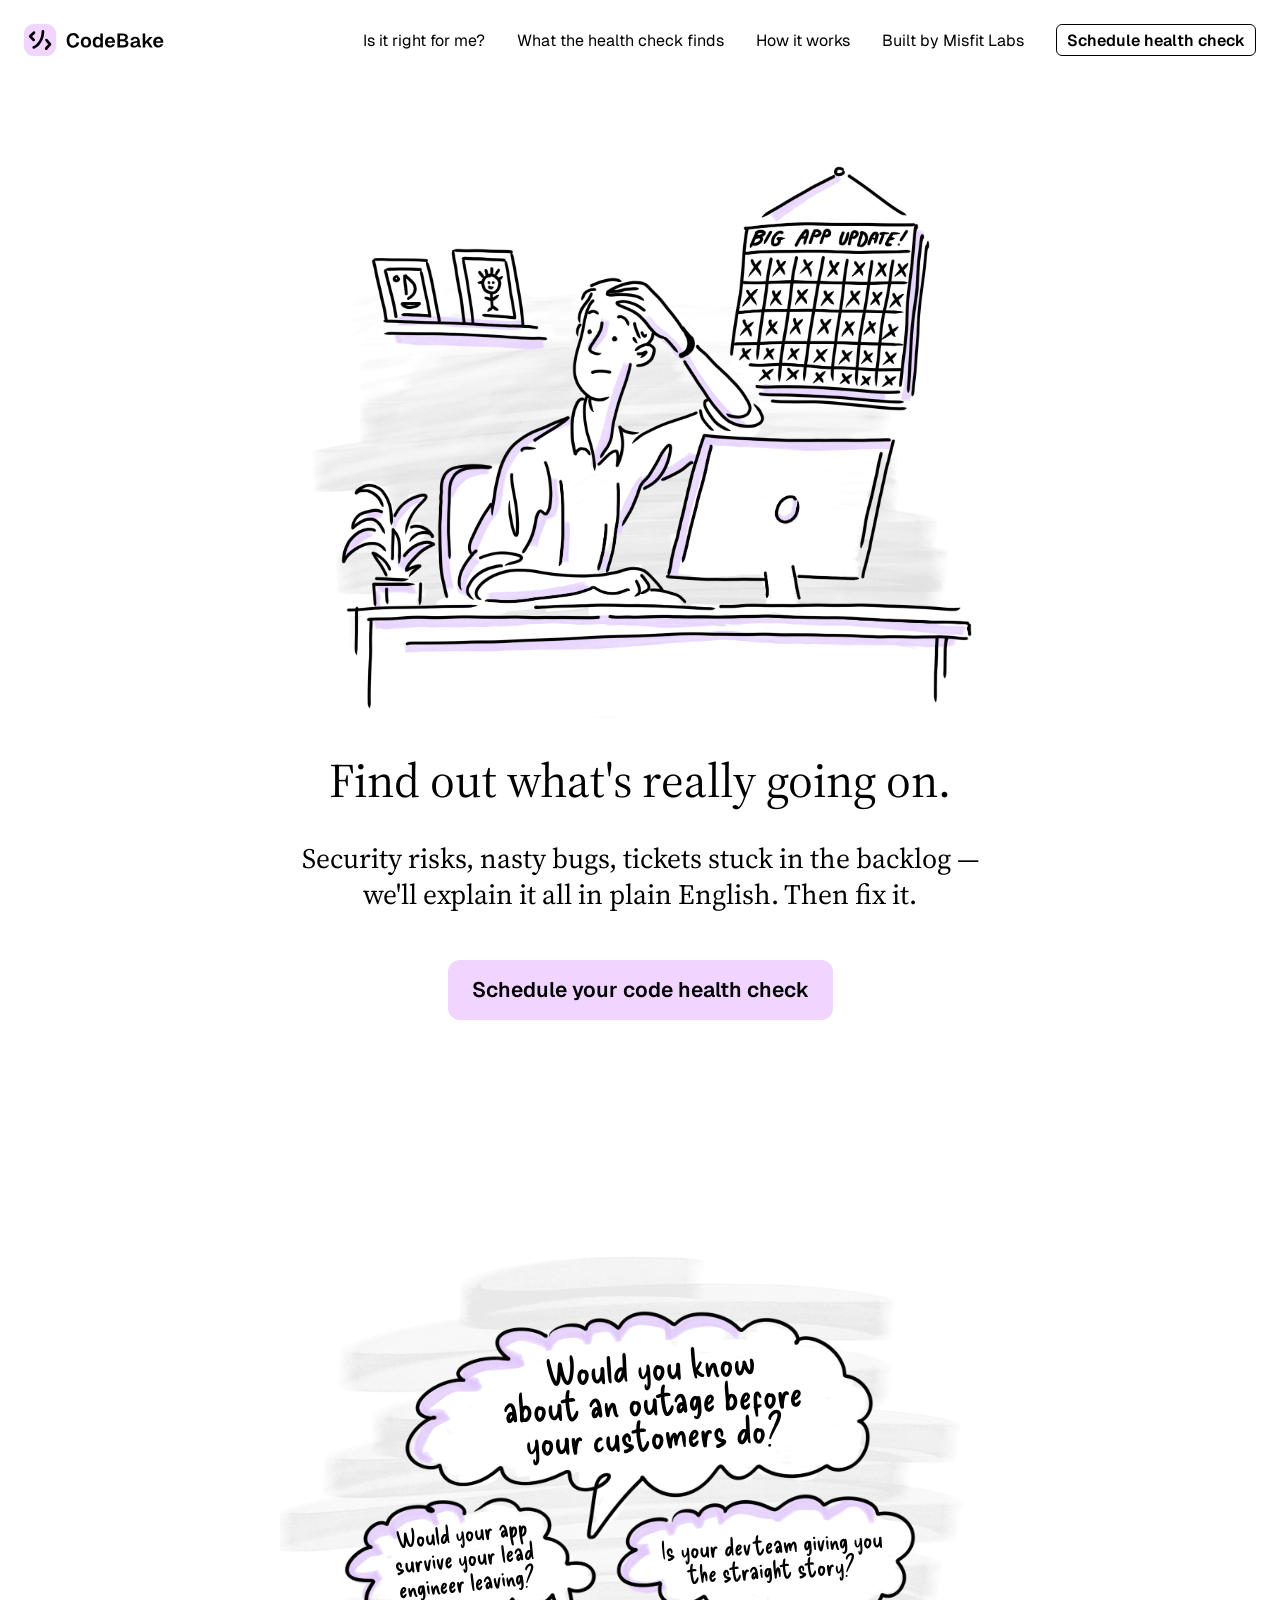
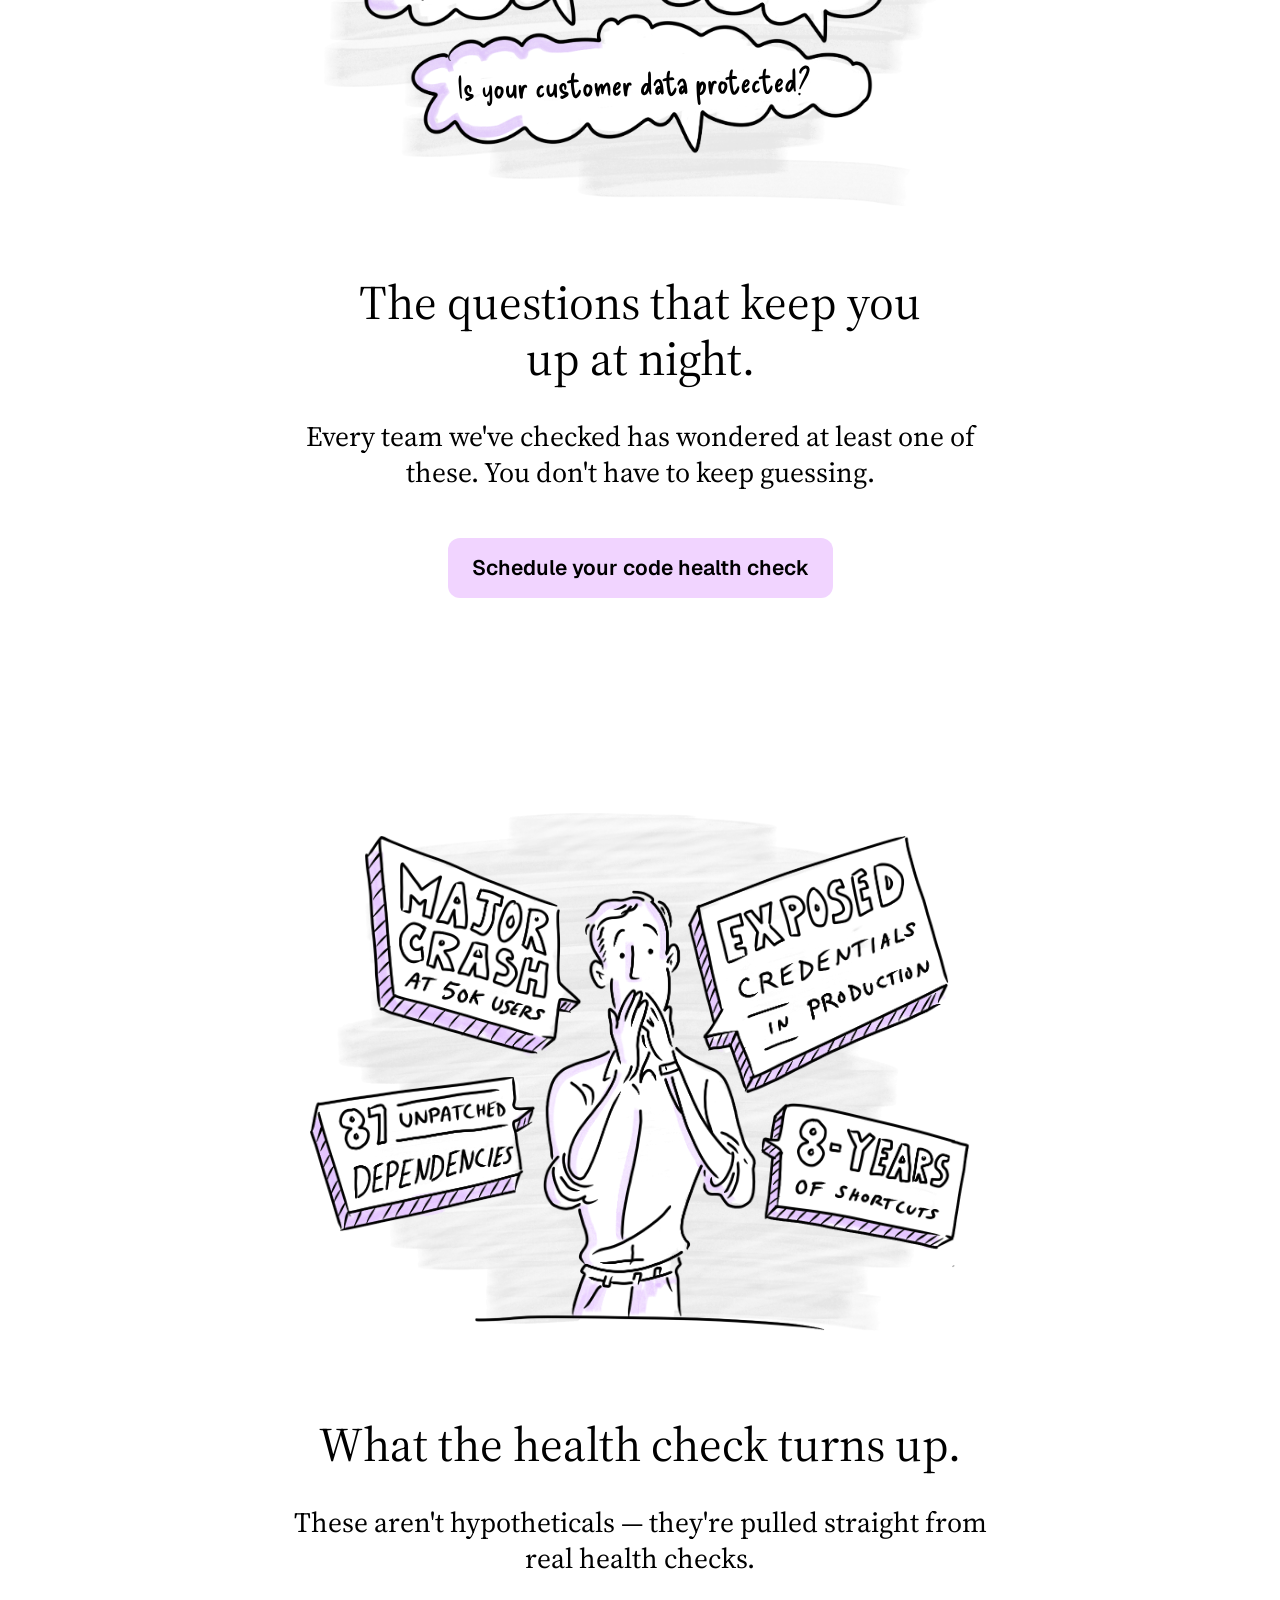
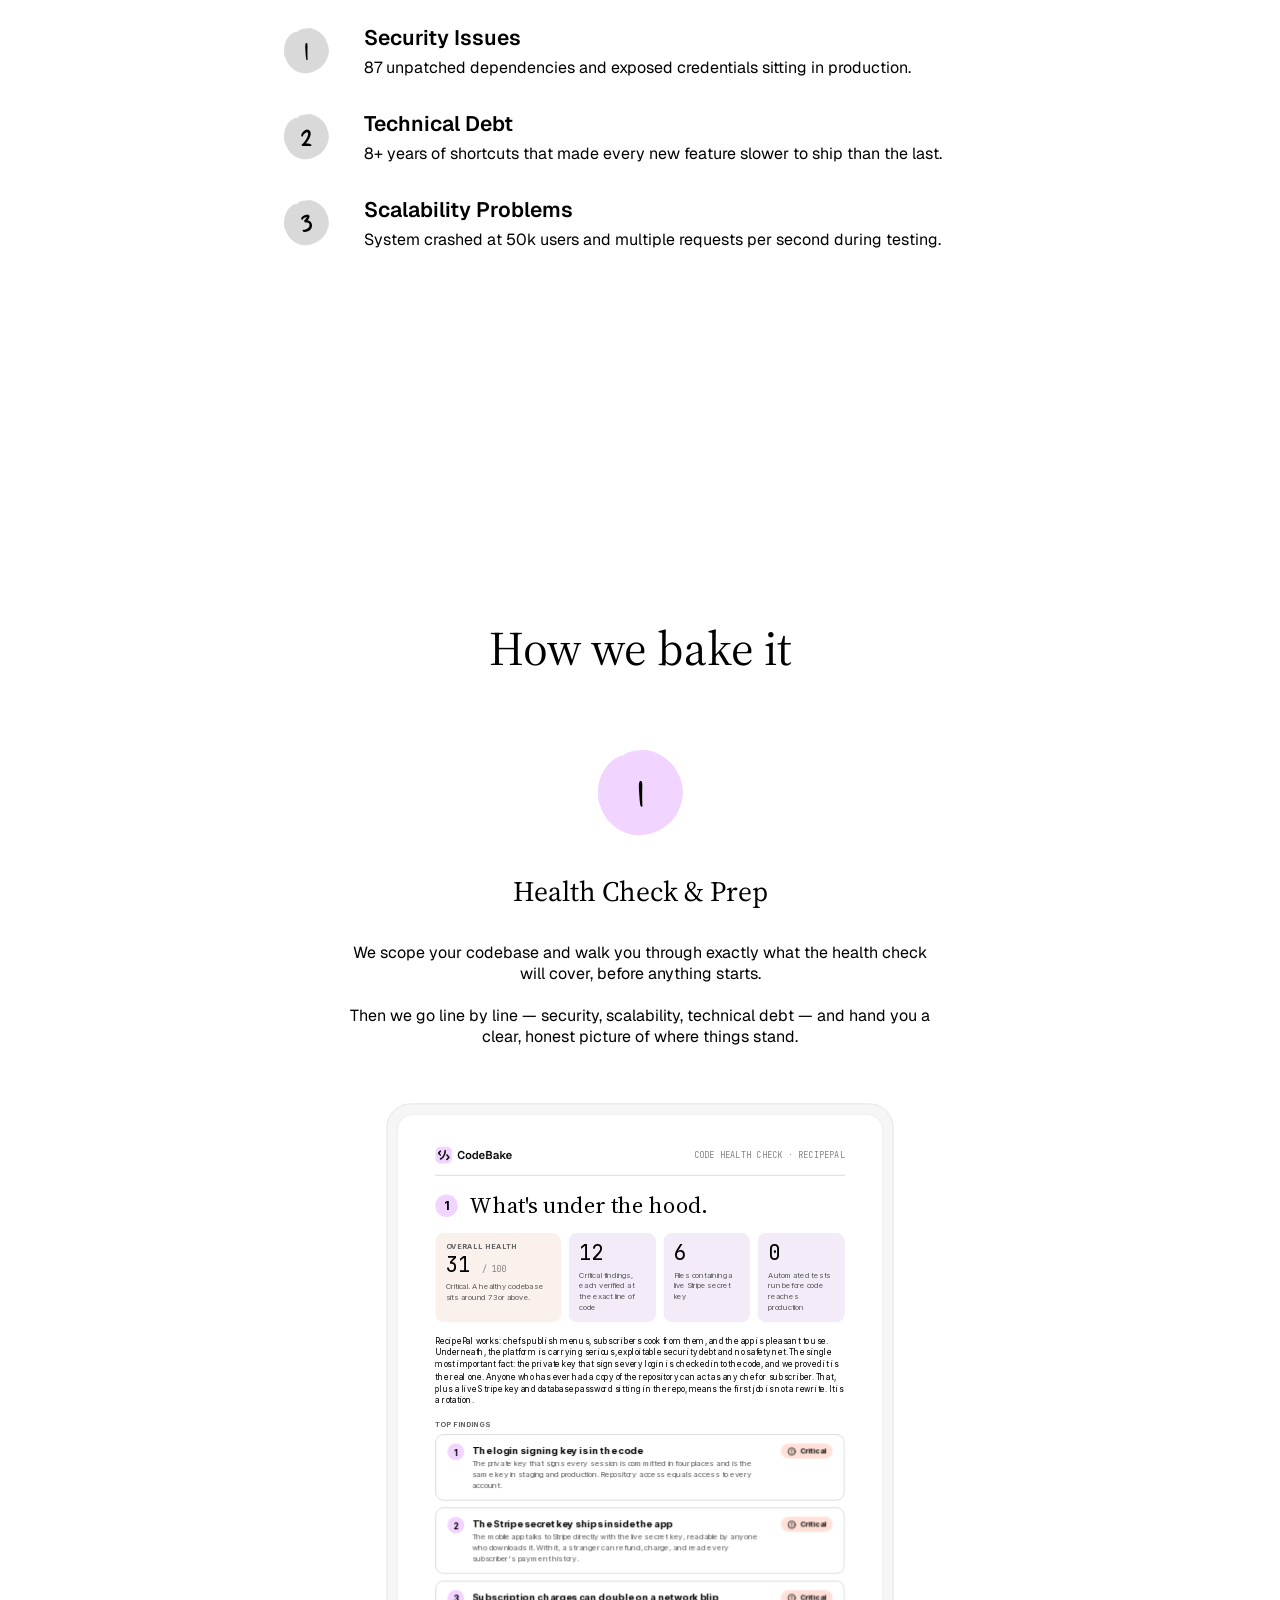
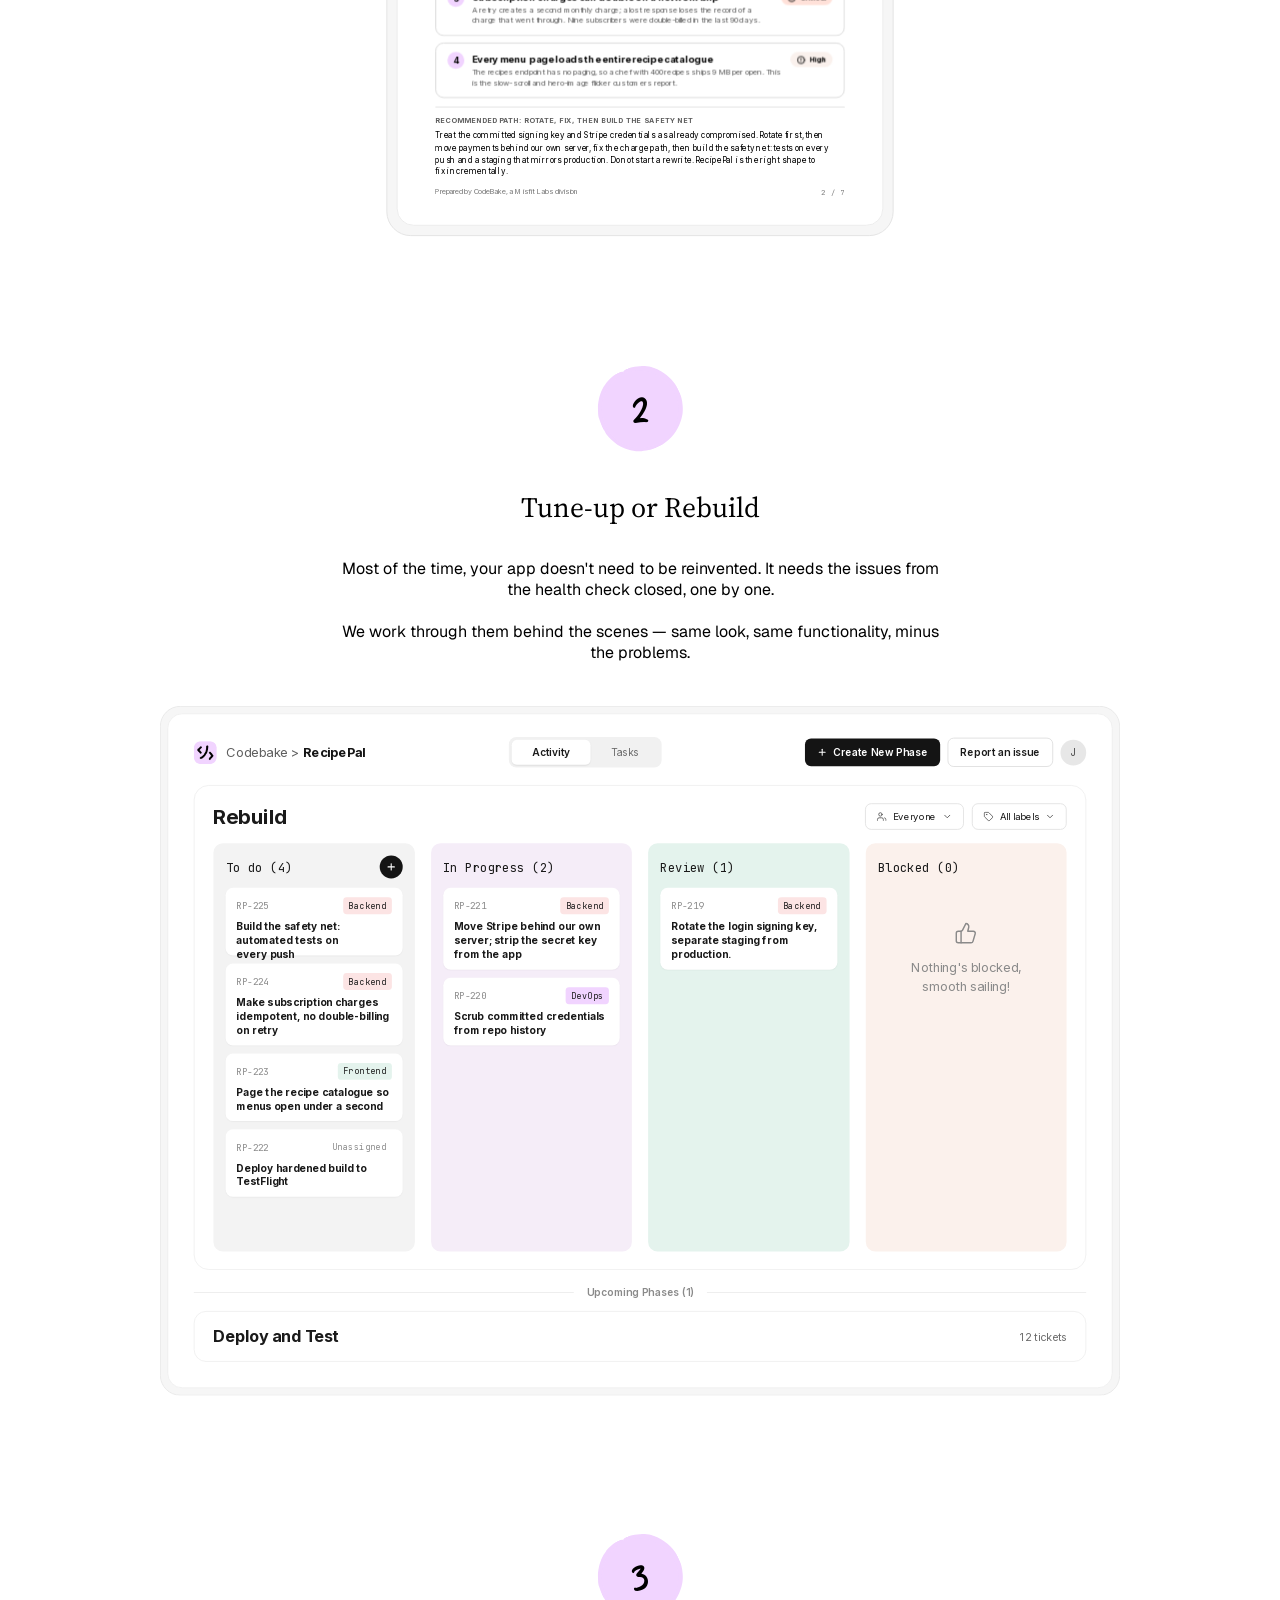
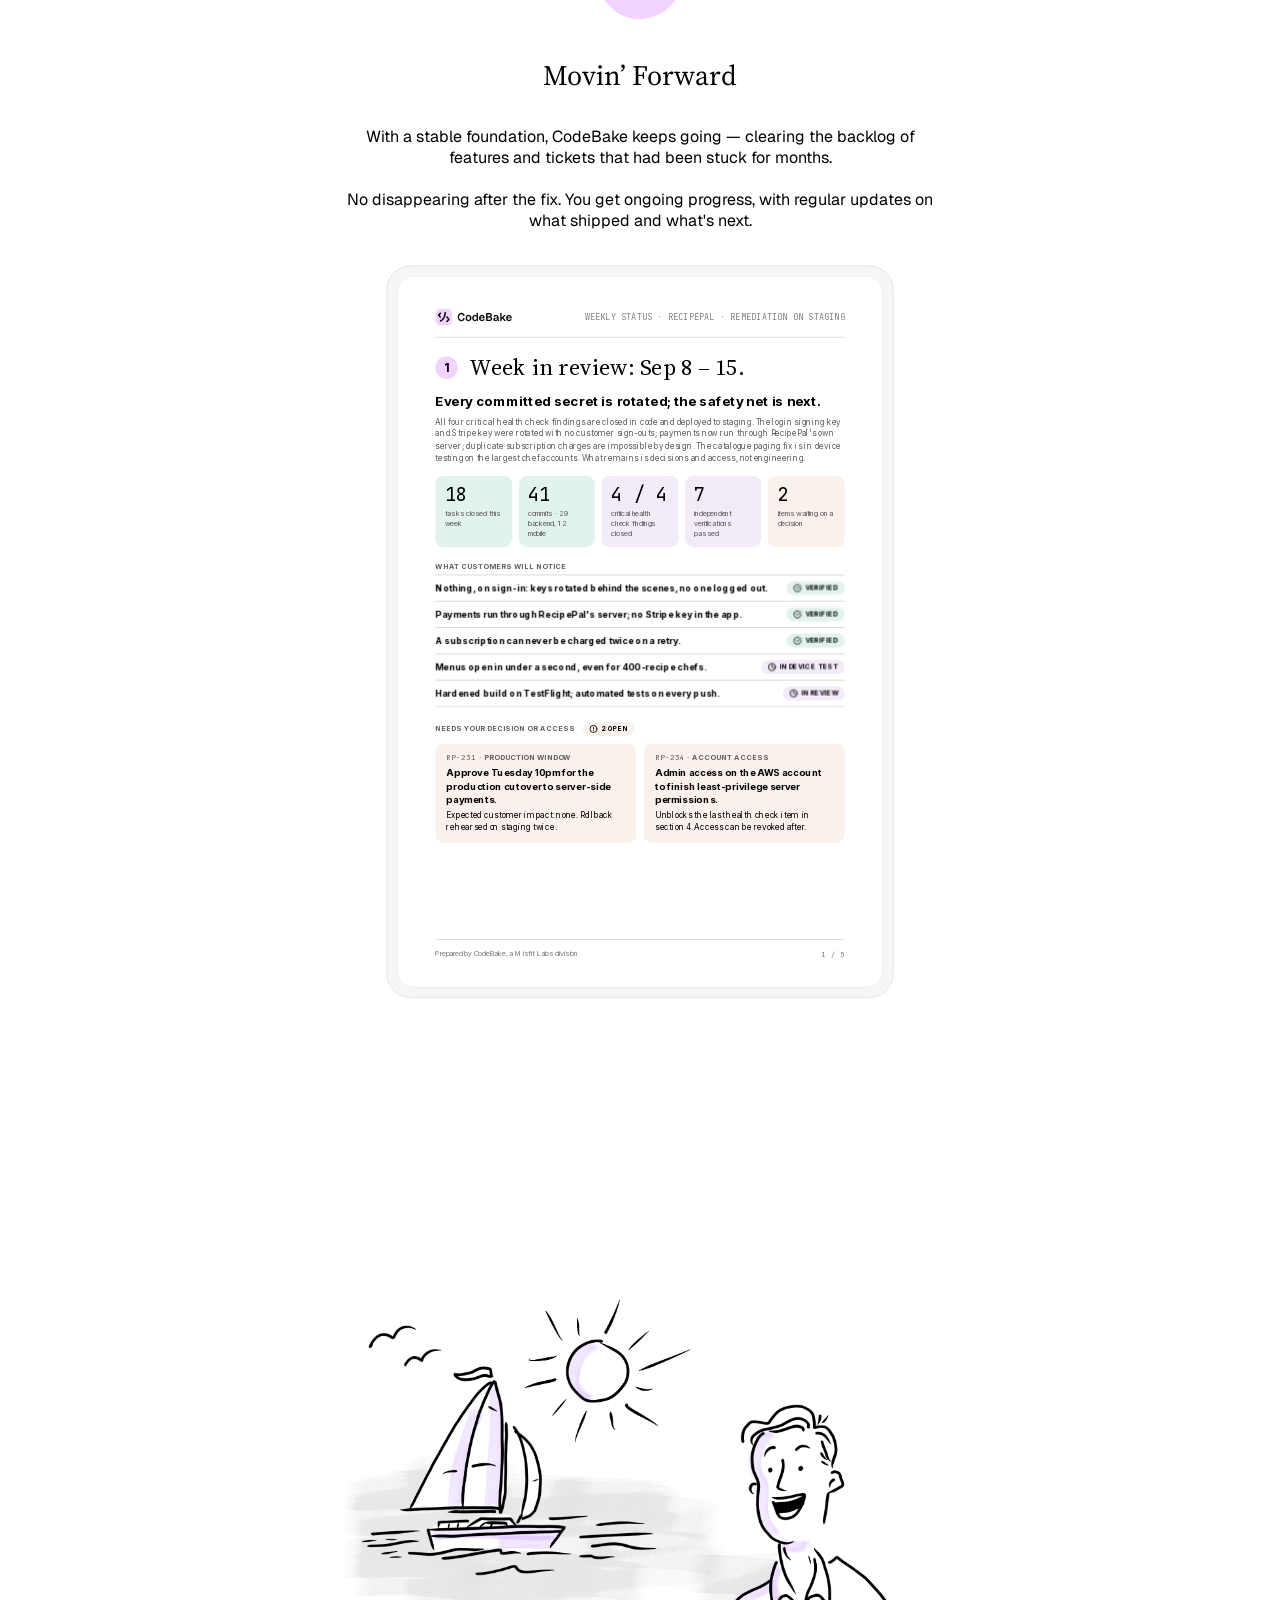
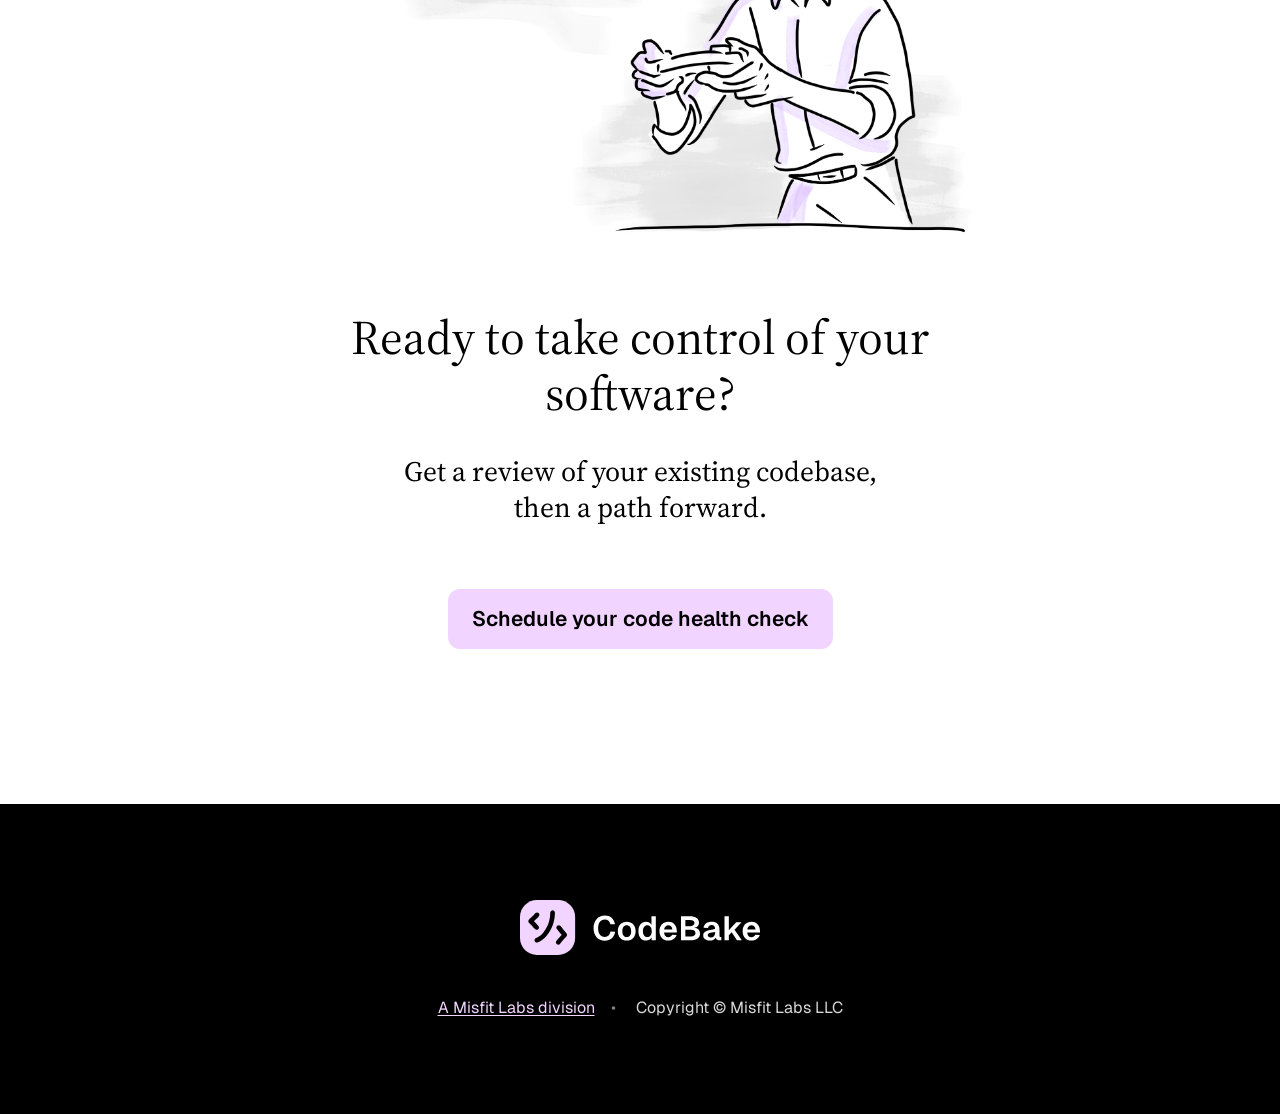
<file: index.html>
<!doctype html>
<html lang="en">
<head>
  <meta charset="utf-8">
  <meta name="viewport" content="width=device-width, initial-scale=1">
  <title>CodeBake — Find out what's really going on</title>
  <meta name="description" content="Security risks, nasty bugs, tickets stuck in the backlog — CodeBake gives your codebase a health check, explains it all in plain English, then fixes it.">
  <meta property="og:title" content="CodeBake — Find out what's really going on">
  <meta property="og:description" content="Get a review of your existing codebase, then a path forward.">
  <meta name="theme-color" content="#ffffff">
  <link rel="icon" href="favicon.ico?v=2" sizes="48x48">
  <link rel="icon" href="favicon.svg?v=2" type="image/svg+xml">
  <link rel="apple-touch-icon" href="apple-touch-icon.png?v=2">
  <link rel="preconnect" href="https://fonts.googleapis.com">
  <link rel="preconnect" href="https://fonts.gstatic.com" crossorigin>
  <link href="https://fonts.googleapis.com/css2?family=Delicious+Handrawn&family=Geist:wght@400;600&family=Source+Serif+Pro:wght@400&display=swap" rel="stylesheet">
  <script>document.documentElement.classList.add("js")</script>
  <link rel="stylesheet" href="styles.css?v=06eb45a1">
</head>
<body>
  <header class="nav">
    <a class="nav-logo" href="#top" aria-label="CodeBake home">
      <!-- Inline so the mark can morph from code (</>) to smile on scroll -->
      <svg class="logo" width="139.314" height="32" viewBox="0 0 139.314 32" fill="none" xmlns="http://www.w3.org/2000/svg" aria-hidden="true">
        <g class="wordmark" fill="black">
          <path d="M55.2376 18.5009C54.6862 21.7108 52.5988 23.6997 49.3102 23.6997C45.2142 23.6997 42.6936 20.5292 42.6936 16.4135C42.6936 12.2782 45.1945 9.08801 49.3102 9.08801C52.4413 9.08801 54.5484 10.9588 55.1588 14.0505L52.4807 14.1686C52.1065 12.3569 50.9447 11.3132 49.2708 11.3132C46.5533 11.3132 45.3521 13.5779 45.3521 16.4135C45.3521 19.2295 46.573 21.4745 49.2708 21.4745C51.0234 21.4745 52.205 20.352 52.5397 18.3631L55.2376 18.5009Z"/>
          <path d="M61.9679 23.6209C58.8368 23.6209 56.7888 21.4745 56.7888 18.1662C56.7888 14.8579 58.8368 12.7114 61.9679 12.7114C65.0793 12.7114 67.1273 14.8579 67.1273 18.1662C67.1273 21.4745 65.0793 23.6209 61.9679 23.6209ZM59.4079 18.1662C59.4079 20.3126 60.3334 21.5729 61.9679 21.5729C63.5827 21.5729 64.5279 20.3126 64.5279 18.1662C64.5279 16.0197 63.5827 14.7594 61.9679 14.7594C60.3334 14.7594 59.4079 16.0197 59.4079 18.1662Z"/>
          <path d="M78.8328 9.40308V23.3846H76.4303L76.3713 21.888C75.7805 22.9514 74.5989 23.6209 73.1614 23.6209C70.4439 23.6209 68.7503 21.5139 68.7503 18.1662C68.7503 14.8185 70.4439 12.7114 73.1614 12.7114C74.5202 12.7114 75.7017 13.3415 76.3122 14.3655V9.40308H78.8328ZM71.3497 18.1662C71.3497 20.2535 72.3737 21.5926 73.9097 21.5926C75.4654 21.5926 76.4697 20.2535 76.4697 18.1662C76.4697 16.0394 75.4654 14.6806 73.9097 14.6806C72.354 14.6806 71.3497 16.0394 71.3497 18.1662Z"/>
          <path d="M80.9619 18.1662C80.9619 14.8579 83.0099 12.7114 86.1409 12.7114C88.8388 12.7114 91.0049 14.5625 91.0443 18.2449V18.8554H83.6203C83.7385 20.5883 84.6443 21.632 86.1409 21.632C87.0862 21.632 87.9526 21.0806 88.3268 20.1748L90.9065 20.3717C90.2763 22.3606 88.3859 23.6209 86.1409 23.6209C83.0099 23.6209 80.9619 21.4745 80.9619 18.1662ZM83.64 17.1815H88.4449C88.248 15.3895 87.2634 14.7003 86.1409 14.7003C84.7428 14.7003 83.8369 15.6259 83.64 17.1815Z"/>
          <path d="M93.4414 23.3846V9.40308H98.4432C102.086 9.40308 103.898 10.6437 103.898 13.2825C103.898 14.9169 102.874 15.9803 101.102 16.1575C103.268 16.3348 104.489 17.5163 104.489 19.4265C104.489 22.0062 102.657 23.3846 99.2309 23.3846H93.4414ZM96.0014 21.2185H99.2703C100.865 21.2185 101.87 20.5489 101.87 19.2492C101.87 17.9692 100.885 17.28 99.2703 17.28H96.0014V21.2185ZM96.0014 15.2714H98.6008C100.275 15.2714 101.279 14.6412 101.279 13.44C101.279 12.1797 100.334 11.5692 98.6008 11.5692H96.0014V15.2714Z"/>
          <path d="M106.543 16.1379C106.956 13.952 108.63 12.7114 111.21 12.7114C114.223 12.7114 115.798 14.2671 115.798 17.2012V20.7852C115.798 21.376 116.054 21.5532 116.448 21.5532H116.862V23.3846L116.271 23.4043C115.464 23.424 113.809 23.4437 113.612 21.7895C113.12 22.8332 111.939 23.6209 110.127 23.6209C108.02 23.6209 106.366 22.4985 106.366 20.6474C106.366 18.6388 107.882 17.9495 110.344 17.4769L113.258 16.9059C113.258 15.2911 112.569 14.5231 111.21 14.5231C110.088 14.5231 109.359 15.1335 109.123 16.2757L106.543 16.1379ZM108.985 20.5686C108.985 21.2775 109.595 21.8486 110.816 21.8486C112.234 21.8486 113.317 20.8049 113.317 18.7569V18.6191L111.328 18.9735C110.009 19.2099 108.985 19.3871 108.985 20.5686Z"/>
          <path d="M118.706 9.40308H121.227V17.6542L125.5 12.9477H128.591L124.515 17.2603L128.788 23.3846H125.953L122.861 18.7766L121.227 20.5292V23.3846H118.706V9.40308Z"/>
          <path d="M129.231 18.1662C129.231 14.8579 131.279 12.7114 134.41 12.7114C137.108 12.7114 139.274 14.5625 139.313 18.2449V18.8554H131.889C132.008 20.5883 132.913 21.632 134.41 21.632C135.355 21.632 136.222 21.0806 136.596 20.1748L139.176 20.3717C138.545 22.3606 136.655 23.6209 134.41 23.6209C131.279 23.6209 129.231 21.4745 129.231 18.1662ZM131.909 17.1815H136.714C136.517 15.3895 135.533 14.7003 134.41 14.7003C133.012 14.7003 132.106 15.6259 131.909 17.1815Z"/>
        </g>
        <path class="mark-bg" d="M0 9.84615C0 4.40827 4.40827 0 9.84614 0H22.1538C27.5917 0 32 4.40827 32 9.84615V22.1538C32 27.5917 27.5917 32 22.1538 32H9.84614C4.40827 32 0 27.5917 0 22.1538V9.84615Z" fill="#F1D4FF"/>
        <g class="mark-code" fill="black">
          <path class="chev-l" d="M8.68681 16.9351C9.20304 17.4759 10.0606 17.4957 10.6015 16.9796C11.1422 16.4633 11.1621 15.6058 10.6459 15.0649C10.2152 14.6135 9.79675 14.1754 9.40195 13.7428C9.03389 13.3394 8.6114 12.8559 8.3058 12.5373C8.22893 12.4571 8.15391 12.3853 8.08585 12.3161C8.58568 11.8602 9.28626 11.224 9.77094 10.756C10.4096 10.1393 10.6867 9.80175 10.956 9.47236C11.4293 8.89351 11.3438 8.04059 10.7649 7.56731C10.1861 7.09404 9.33317 7.17959 8.85989 7.75841C8.63293 8.036 8.42839 8.28771 7.88994 8.80769C7.31672 9.36122 6.43773 10.1517 5.926 10.6226C5.68384 10.8454 5.51373 11.0057 5.39715 11.1274C5.27223 11.2578 5.12521 11.4282 5.01494 11.6719C4.94534 11.8257 4.88239 12.0225 4.8659 12.2476C4.85399 12.4106 4.84159 12.9168 5.2421 13.351C5.33157 13.4479 5.43971 13.5356 5.45725 13.5505C5.50238 13.5887 5.55181 13.6318 5.62071 13.6935C5.75823 13.8166 5.98703 14.0311 6.35148 14.4111C6.63312 14.7047 6.9562 15.0788 7.40196 15.5673C7.82079 16.0263 8.25982 16.4877 8.68681 16.9351Z"/>
          <path class="chev-r" d="M23.5043 15.143C23.0309 14.5643 22.178 14.4787 21.5992 14.9519C21.0205 15.4253 20.9349 16.2782 21.4081 16.857C21.8389 17.3836 22.2583 17.8973 22.6545 18.4038C23.0268 18.8798 23.4439 19.4363 23.7483 19.8065C23.9096 20.0027 24.0525 20.1678 24.1761 20.3101C23.6807 20.8393 22.8371 21.7276 22.2795 22.3558C21.6454 23.0702 21.3727 23.459 21.1064 23.8389C20.6774 24.4512 20.8259 25.2945 21.4382 25.7236C22.0505 26.1526 22.8937 26.0041 23.3228 25.3918C23.5528 25.0636 23.7617 24.7645 24.3047 24.1526C24.8792 23.5054 25.7611 22.5812 26.2711 22.0337C26.5136 21.7733 26.6805 21.5888 26.7939 21.4507C26.9179 21.2997 27.0445 21.1253 27.1365 20.8882C27.1952 20.7368 27.245 20.5516 27.2579 20.3474C27.2662 20.214 27.2847 19.7483 26.9478 19.3221L26.7422 19.0998C26.6971 19.0551 26.6462 19.0044 26.5764 18.9315C26.4367 18.7857 26.2061 18.5324 25.8396 18.0865C25.5569 17.7426 25.2292 17.2998 24.7879 16.7356C24.3704 16.2017 23.9315 15.6653 23.5043 15.143Z"/>
          <path class="slash" d="M17.5442 7.55821C17.4485 6.81669 17.9723 6.13827 18.7138 6.04246C19.4553 5.9467 20.1344 6.46953 20.2302 7.211C20.2386 7.27599 20.2663 7.46233 20.2724 7.61943C20.2736 7.64913 20.2745 7.6794 20.2737 7.70911C20.269 7.886 20.2746 8.12081 20.1263 9.93977C20.1239 9.96873 20.1197 9.99749 20.1154 10.0262C19.9913 10.8697 19.7705 12.0265 19.4687 13.1534C19.1628 14.2952 18.7815 15.3871 18.1675 16.6217C17.5645 17.8342 16.7591 19.1502 15.919 20.2424C15.1262 21.2729 14.2907 22.2376 13.4207 22.8627C11.5493 24.2072 10.5729 24.6256 10.049 24.7283C9.31532 24.872 8.60336 24.3937 8.45952 23.6602C8.31588 22.9264 8.79491 22.215 9.52869 22.0714C9.44297 22.0882 10.0178 21.9736 11.8414 20.6634C12.3679 20.2849 13.0017 19.5929 13.7728 18.5904C14.4966 17.6494 15.2122 16.4855 15.7441 15.4159C16.265 14.3684 16.5863 13.4496 16.8535 12.4519C17.1199 11.4573 17.318 10.4243 17.4303 9.67257C17.5473 8.23198 17.5613 7.85977 17.5644 7.70892C17.5626 7.69447 17.5596 7.67735 17.5564 7.65317C17.5529 7.62718 17.5489 7.59432 17.5442 7.55821Z"/>
        </g>
        <g class="mark-smile" fill="black">
          <path class="eye-l" d="M5.27954 12.3173C4.73879 12.8335 4.71891 13.6911 5.23507 14.232C5.75129 14.7727 6.60887 14.7926 7.14973 14.2764C7.60113 13.8457 8.03922 13.4273 8.47185 13.0325C8.87519 12.6644 9.35873 12.2419 9.67738 11.9363C9.75753 11.8594 9.82931 11.7844 9.89853 11.7163C10.3545 12.2162 10.9906 12.9168 11.4586 13.4014C12.0754 14.0401 12.4129 14.3172 12.7423 14.5865C13.3211 15.0598 14.174 14.9743 14.6473 14.3954C15.1206 13.8166 15.035 12.9637 14.4562 12.4904C14.1786 12.2634 13.9269 12.0589 13.4069 11.5204C12.8534 10.9472 12.0629 10.0682 11.592 9.55649C11.3692 9.31434 11.2089 9.14423 11.0872 9.02764C10.9568 8.90273 10.7864 8.7557 10.5428 8.64543C10.389 8.57583 10.1921 8.51288 9.96704 8.49639C9.80404 8.48449 9.29786 8.47209 8.86367 8.8726C8.76674 8.96207 8.67901 9.07021 8.66415 9.08774C8.6259 9.13287 8.58279 9.1823 8.52113 9.2512C8.39805 9.38873 8.18357 9.61753 7.80358 9.98197C7.50991 10.2636 7.13581 10.5867 6.64733 11.0325C6.18835 11.4513 5.72697 11.8903 5.27954 12.3173Z"/>
          <path class="eye-r" d="M17.5869 12.3173C17.0462 12.8335 17.0263 13.6911 17.5424 14.232C18.0587 14.7727 18.9162 14.7926 19.4571 14.2764C19.9085 13.8457 20.3466 13.4273 20.7792 13.0325C21.1826 12.6644 21.6661 12.2419 21.9847 11.9363C22.0649 11.8594 22.1367 11.7844 22.2059 11.7163C22.6619 12.2162 23.298 12.9168 23.766 13.4014C24.3827 14.0401 24.7203 14.3172 25.0497 14.5865C25.6285 15.0598 26.4814 14.9743 26.9547 14.3954C27.428 13.8166 27.3424 12.9637 26.7636 12.4904C26.486 12.2634 26.2343 12.0589 25.7143 11.5204C25.1608 10.9472 24.3703 10.0682 23.8994 9.55649C23.6766 9.31434 23.5163 9.14423 23.3946 9.02764C23.2642 8.90273 23.0938 8.7557 22.8501 8.64543C22.6963 8.57583 22.4995 8.51288 22.2744 8.49639C22.1114 8.48449 21.6052 8.47209 21.171 8.8726C21.0741 8.96207 20.9864 9.07021 20.9715 9.08774C20.9333 9.13287 20.8902 9.1823 20.8285 9.2512C20.7054 9.38873 20.4909 9.61753 20.111 9.98197C19.8173 10.2636 19.4432 10.5867 18.9547 11.0325C18.4957 11.4513 18.0343 11.8903 17.5869 12.3173Z"/>
          <path class="mouth" d="M25.1537 19.7981C25.7749 19.3821 26.6163 19.5483 27.0323 20.1695C27.4483 20.7907 27.2821 21.632 26.6609 22.0481C26.6093 22.0827 26.4658 22.183 26.3364 22.2548C26.3129 22.2679 26.2886 22.2804 26.2643 22.2921C26.1125 22.3648 25.9177 22.4695 24.2859 23.1563C24.2623 23.1662 24.238 23.1753 24.2138 23.1839C23.4326 23.4615 22.3355 23.8068 21.2222 24.0817C20.0961 24.3598 18.9772 24.563 17.6177 24.6647C16.2789 24.7648 14.7473 24.7666 13.3893 24.649C12.0976 24.5372 10.8597 24.3682 9.89411 24.0337C7.77683 23.3 6.91142 22.7969 6.54075 22.4639C5.98451 21.9643 5.939 21.1079 6.43858 20.5517C6.93823 19.9954 7.79458 19.9499 8.35084 20.4495C8.28369 20.3892 8.68855 20.7509 10.7811 21.476C11.4067 21.6926 12.3558 21.8422 13.6225 21.9519C14.823 22.0559 16.2087 22.0542 17.4157 21.9639C18.6022 21.8752 19.5705 21.7008 20.5732 21.4531C21.5711 21.2067 22.5646 20.896 23.2703 20.6466C24.5879 20.0918 24.9061 19.9413 25.0347 19.8786C25.0462 19.8709 25.0598 19.8617 25.0792 19.8486C25.0996 19.8348 25.1253 19.8171 25.1537 19.7981Z"/>
        </g>
      </svg>
    </a>
    <button class="nav-toggle" type="button" aria-expanded="false" aria-controls="nav-menu">
      <img class="icon-menu" src="assets/img/menu.svg" width="24" height="24" alt="">
      <img class="icon-close" src="assets/img/close.svg" width="24" height="24" alt="" hidden>
      <span class="sr-only">Menu</span>
    </button>
    <nav class="nav-menu" id="nav-menu" aria-label="Primary">
      <a href="#quiz">Is it right for me?</a>
      <a href="#health-check">What the health check finds</a>
      <a href="#how">How it works</a>
      <a href="https://misfitlabs.vc" target="_blank" rel="noopener">Built by Misfit Labs</a>
      <a class="btn-outline" href="https://form.typeform.com/to/M5pn8oye" target="_blank" rel="noopener"><span class="label-desktop">Schedule health check</span><span class="label-drawer" hidden>Schedule your code health check</span></a>
    </nav>
  </header>

  <main id="top">
    <!-- Hero -->
    <section class="section section-hero">
      <div class="illo">
        <!-- Hero art is split into layers (script.js + styles.css): the ink as stroke
             groups that pop in one after another, starting from the figure, then
             the pink and the grey wash fade in underneath. -->
        <div class="art art-hero draw-art" role="img" aria-label="A stressed developer at a desk under a Big App Update calendar full of crossed-out days">
          <img class="layer layer-grey" src="assets/img/hero/grey.png" width="2048" height="2048" alt="">
          <img class="layer layer-pink" src="assets/img/hero/pink.png" width="2048" height="2048" alt="">
          <img class="stroke" src="assets/img/hero/ink-00.png" width="192" height="195" alt="" style="left:45.752%;top:27.1%;width:9.375%;--d:0s;transform-origin:44.8% 47.9%">
          <img class="stroke" src="assets/img/hero/ink-01.png" width="874" height="888" alt="" style="left:24.365%;top:24.121%;width:42.676%;--d:0.0325s;transform-origin:48.7% 42.2%">
          <img class="stroke" src="assets/img/hero/ink-02.png" width="468" height="30" alt="" style="left:14.209%;top:31.494%;width:22.852%;--d:0.065s;transform-origin:50.2% 41.8%">
          <img class="stroke" src="assets/img/hero/ink-03.png" width="478" height="233" alt="" style="left:12.549%;top:20.068%;width:23.34%;--d:0.0975s;transform-origin:48.6% 51.7%">
          <img class="stroke" src="assets/img/hero/ink-04.png" width="781" height="468" alt="" style="left:47.119%;top:45.703%;width:38.135%;--d:0.13s;transform-origin:48.6% 38.7%">
          <img class="stroke" src="assets/img/hero/ink-05.png" width="540" height="695" alt="" style="left:62.061%;top:8.691%;width:26.367%;--d:0.1625s;transform-origin:50.4% 58.6%">
          <img class="stroke" src="assets/img/hero/ink-06.png" width="629" height="354" alt="" style="left:25.586%;top:51.953%;width:30.713%;--d:0.195s;transform-origin:48.5% 64.5%">
          <img class="stroke" src="assets/img/hero/ink-07.png" width="158" height="384" alt="" style="left:21.777%;top:49.854%;width:7.715%;--d:0.2275s;transform-origin:24.0% 36.1%">
          <img class="stroke" src="assets/img/hero/ink-08.png" width="658" height="75" alt="" style="left:28.223%;top:66.65%;width:32.129%;--d:0.26s;transform-origin:47.7% 63.5%">
          <img class="stroke" src="assets/img/hero/ink-09.png" width="242" height="170" alt="" style="left:9.619%;top:52.49%;width:11.816%;--d:0.2925s;transform-origin:47.5% 46.7%">
          <img class="stroke" src="assets/img/hero/ink-10.png" width="201" height="55" alt="" style="left:77.246%;top:17.383%;width:9.814%;--d:0.325s;transform-origin:43.5% 46.3%">
          <img class="stroke" src="assets/img/hero/ink-11.png" width="131" height="144" alt="" style="left:15.234%;top:58.643%;width:6.396%;--d:0.3575s;transform-origin:40.5% 48.4%">
          <img class="stroke" src="assets/img/hero/ink-12.png" width="1036" height="67" alt="" style="left:45.166%;top:70.605%;width:50.586%;--d:0.39s;transform-origin:51.5% 22.7%">
          <img class="stroke" src="assets/img/hero/ink-13.png" width="663" height="268" alt="" style="left:11.963%;top:70.703%;width:32.373%;--d:0.4225s;transform-origin:36.8% 16.8%">
          <img class="stroke" src="assets/img/hero/ink-14.png" width="686" height="136" alt="" style="left:60.645%;top:63.818%;width:33.496%;--d:0.455s;transform-origin:47.2% 71.9%">
          <img class="stroke" src="assets/img/hero/ink-15.png" width="1599" height="204" alt="" style="left:17.188%;top:73.047%;width:78.076%;--d:0.4875s;transform-origin:57.1% 14.7%">
          <img class="stroke" src="assets/img/hero/ink-16.png" width="388" height="364" alt="" style="left:8.496%;top:58.691%;width:18.945%;--d:0.52s;transform-origin:32.3% 44.3%">
          <img class="stroke" src="assets/img/hero/ink-17.png" width="68" height="465" alt="" style="left:86.621%;top:17.969%;width:3.32%;--d:0.5525s;transform-origin:44.1% 50.0%">
        </div>
      </div>
      <h1 class="display hero-title">Find out what's really going on.</h1>
      <p class="lede">Security risks, nasty bugs, tickets stuck in the backlog — we'll explain it all in plain English. Then fix it.</p>
      <a class="btn" href="https://form.typeform.com/to/M5pn8oye" target="_blank" rel="noopener">Schedule your code health check</a>
    </section>

    <div class="divider divider-hero" aria-hidden="true">
      <span>
        <picture>
          <source media="(max-width: 767px)" srcset="assets/img/m-divider-hero.svg" width="338" height="3.07393">
          <img src="assets/img/divider-hero.svg" width="722" height="6.14786" alt="">
        </picture>
      </span>
    </div>

    <!-- Quiz -->
    <section class="section section-quiz" id="quiz">
      <div class="illo">
        <div class="art art-bubbles draw-art" style="aspect-ratio:2048/2048;--pink-d:0.250s;--grey-d:0.350s">
          <img class="layer layer-grey" src="assets/img/chat-bubbles/grey.png" width="2048" height="2048" alt="">
          <img class="layer layer-pink" src="assets/img/chat-bubbles/pink.png" width="2048" height="2048" alt="">
          <img class="stroke" src="assets/img/chat-bubbles/ink-00.png" width="1190" height="585" alt="" style="left:22.314%;top:15.576%;width:58.105%;--d:0.0000s;transform-origin:49.1% 46.6%">
          <img class="stroke" src="assets/img/chat-bubbles/ink-01.png" width="763" height="383" alt="" style="left:48.389%;top:38.184%;width:37.256%;--d:0.1000s;transform-origin:51.8% 45.7%">
          <img class="stroke" src="assets/img/chat-bubbles/ink-02.png" width="640" height="333" alt="" style="left:14.893%;top:38.574%;width:31.25%;--d:0.2000s;transform-origin:50.6% 54.6%">
          <img class="stroke" src="assets/img/chat-bubbles/ink-03.png" width="1173" height="357" alt="" style="left:22.998%;top:53.076%;width:57.275%;--d:0.3000s;transform-origin:49.3% 51.3%">
        </div>
        <picture>
          <source media="(max-width: 767px)" srcset="assets/img/m-bubbles-vector.svg" width="249.757" height="184.743">
          <img class="art art-bubbles-text" style="--d:0.350s" src="assets/img/bubbles-vector.svg" width="486.013" height="359.501" alt="Speech bubbles asking the questions teams worry about">
        </picture>
      </div>
      <h2 class="display">The questions that keep you<br class="d-only"> up at night.</h2>
      <p class="lede">Every team we've checked has wondered at least one of these. You don't have to keep guessing.</p>
      <a class="btn" href="https://form.typeform.com/to/M5pn8oye" target="_blank" rel="noopener">Schedule your code health check</a>
    </section>

    <div class="divider divider-quiz" aria-hidden="true">
      <span>
        <picture>
          <source media="(max-width: 767px)" srcset="assets/img/m-divider-quiz.svg" width="338.069" height="3.06467">
          <img src="assets/img/divider-quiz.svg" width="722.006" height="6.12934" alt="">
        </picture>
      </span>
    </div>

    <!-- Health check findings -->
    <section class="section section-audit" id="health-check">
      <div class="illo">
        <div class="art art-audit draw-art" role="img" aria-label="A shocked developer surrounded by signs: major crash at 50k users, exposed credentials in production, 87 unpatched dependencies, 8 years of shortcuts" style="aspect-ratio:1581/1347;--pink-d:0.340s;--grey-d:0.440s">
          <img class="layer layer-grey" src="assets/img/audit/grey.png" width="1581" height="1347" alt="">
          <img class="layer layer-pink" src="assets/img/audit/pink.png" width="1581" height="1347" alt="">
          <img class="stroke" src="assets/img/audit/ink-00.png" width="133" height="206" alt="" style="left:42.441%;top:16.704%;width:8.412%;--d:0.0000s;transform-origin:37.7% 39.8%">
          <img class="stroke" src="assets/img/audit/ink-01.png" width="467" height="784" alt="" style="left:36.622%;top:15.739%;width:29.538%;--d:0.0325s;transform-origin:49.6% 55.1%">
          <img class="stroke" src="assets/img/audit/ink-02.png" width="473" height="478" alt="" style="left:12.144%;top:6.978%;width:29.918%;--d:0.0650s;transform-origin:43.7% 55.5%">
          <img class="stroke" src="assets/img/audit/ink-03.png" width="204" height="254" alt="" style="left:24.794%;top:17.298%;width:12.903%;--d:0.0975s;transform-origin:53.8% 56.0%">
          <img class="stroke" src="assets/img/audit/ink-04.png" width="569" height="563" alt="" style="left:56.546%;top:6.978%;width:35.99%;--d:0.1300s;transform-origin:49.6% 56.5%">
          <img class="stroke" src="assets/img/audit/ink-05.png" width="170" height="207" alt="" style="left:60.531%;top:17.446%;width:10.753%;--d:0.1625s;transform-origin:49.1% 44.0%">
          <img class="stroke" src="assets/img/audit/ink-06.png" width="176" height="321" alt="" style="left:43.327%;top:50.928%;width:11.132%;--d:0.1950s;transform-origin:51.5% 60.8%">
          <img class="stroke" src="assets/img/audit/ink-07.png" width="494" height="339" alt="" style="left:4.617%;top:45.805%;width:31.246%;--d:0.2275s;transform-origin:48.5% 47.6%">
          <img class="stroke" src="assets/img/audit/ink-08.png" width="150" height="242" alt="" style="left:17.078%;top:11.21%;width:9.488%;--d:0.2600s;transform-origin:53.2% 47.8%">
          <img class="stroke" src="assets/img/audit/ink-09.png" width="214" height="250" alt="" style="left:68.944%;top:12.101%;width:13.536%;--d:0.2925s;transform-origin:53.1% 43.7%">
          <img class="stroke" src="assets/img/audit/ink-10.png" width="454" height="360" alt="" style="left:66.603%;top:49.963%;width:28.716%;--d:0.3250s;transform-origin:41.5% 46.3%">
          <img class="stroke" src="assets/img/audit/ink-11.png" width="762" height="269" alt="" style="left:27.324%;top:66.964%;width:48.197%;--d:0.3575s;transform-origin:45.2% 67.8%">
          <img class="stroke" src="assets/img/audit/ink-12.png" width="179" height="113" alt="" style="left:81.404%;top:55.679%;width:11.322%;--d:0.3900s;transform-origin:49.8% 53.2%">
        </div>
      </div>
      <h2 class="display">What the health check turns up.</h2>
      <p class="lede">These aren't hypotheticals — they're pulled straight from real health checks.</p>
      <ol class="findings">
        <li>
          <span class="num num-sm" aria-hidden="true"><span class="ring"><img src="assets/img/circle-sm.svg" width="43.3944" height="44.1127" alt=""></span><span class="digit">1</span></span>
          <h3>Security Issues</h3>
          <p>87 unpatched dependencies and exposed credentials sitting in production.</p>
        </li>
        <li>
          <span class="num num-sm" aria-hidden="true"><span class="ring"><img src="assets/img/circle-sm.svg" width="43.3944" height="44.1127" alt=""></span><span class="digit">2</span></span>
          <h3>Technical Debt</h3>
          <p>8+ years of shortcuts that made every new feature slower to ship than the last.</p>
        </li>
        <li>
          <span class="num num-sm" aria-hidden="true"><span class="ring"><img src="assets/img/circle-sm.svg" width="43.3944" height="44.1127" alt=""></span><span class="digit">3</span></span>
          <h3>Scalability Problems</h3>
          <p>System crashed at 50k users and multiple requests per second during testing.</p>
        </li>
      </ol>
      <a class="btn" href="https://form.typeform.com/to/M5pn8oye" target="_blank" rel="noopener">Schedule your code health check</a>
    </section>

    <div class="divider divider-audit" aria-hidden="true">
      <span>
        <picture>
          <source media="(max-width: 767px)" srcset="assets/img/m-divider-audit.svg" width="338" height="2">
          <img src="assets/img/divider-audit.svg" width="720" height="4" alt="">
        </picture>
      </span>
    </div>

    <!-- How we bake it -->
    <section class="section section-how" id="how">
      <h2 class="display">How we bake it</h2>

      <div class="step step-1">
        <span class="num num-lg" aria-hidden="true"><span class="ring"><img src="assets/img/circle-lg.svg" width="83.2351" height="84.0986" alt=""></span><span class="digit">1</span></span>
        <h3>Health Check &amp; Prep</h3>
        <div class="step-body">
          <p>We scope your codebase and walk you through exactly what the health check will cover, before anything starts.</p>
          <p>Then we go line by line — security, scalability, technical debt — and hand you a clear, honest picture of where things stand.</p>
        </div>
        <div class="step-shot shot-audit" data-anim="assets/anim/audit.html" data-w="660" data-h="900"><iframe title="Animated CodeBake health check report showing critical findings" tabindex="-1" scrolling="no"></iframe></div>
      </div>

      <div class="step step-2">
        <span class="num num-lg" aria-hidden="true"><span class="ring"><img src="assets/img/circle-lg.svg" width="83.2351" height="84.0986" alt=""></span><span class="digit">2</span></span>
        <h3>Tune-up or Rebuild</h3>
        <div class="step-body">
          <p>Most of the time, your app doesn't need to be reinvented. It needs the issues from the health check closed, one by one.</p>
          <p>We work through them behind the scenes — same look, same functionality, minus the problems.</p>
        </div>
        <div class="step-shot shot-board" data-anim="assets/anim/board.html" data-w="1420" data-h="1020"><iframe title="Animated CodeBake board with health check fixes moving across columns" tabindex="-1" scrolling="no"></iframe></div>
      </div>

      <div class="step step-3">
        <span class="num num-lg" aria-hidden="true"><span class="ring"><img src="assets/img/circle-lg.svg" width="83.2351" height="84.0986" alt=""></span><span class="digit">3</span></span>
        <h3>Movin’ Forward</h3>
        <div class="step-body">
          <p>With a stable foundation, CodeBake keeps going — clearing the backlog of features and tickets that had been stuck for months.</p>
          <p>No disappearing after the fix. You get ongoing progress, with regular updates on what shipped and what's next.</p>
        </div>
        <div class="step-shot shot-status" data-anim="assets/anim/weekly-status.html" data-w="660" data-h="900"><iframe title="Animated CodeBake weekly status update listing what shipped" tabindex="-1" scrolling="no"></iframe></div>
      </div>
    </section>

    <div class="divider divider-how" aria-hidden="true">
      <span>
        <picture>
          <source media="(max-width: 767px)" srcset="assets/img/m-divider-how.svg" width="338" height="2">
          <img src="assets/img/divider-how.svg" width="720" height="4" alt="">
        </picture>
      </span>
    </div>

    <!-- CTA -->
    <section class="section section-cta" id="schedule">
      <div class="illo illo-white">
        <div class="art art-cta draw-art" role="img" aria-label="A relaxed, smiling developer holding a phone, daydreaming about a sailboat in the sun" style="aspect-ratio:2048/2048;--pink-d:0.438s;--grey-d:0.538s">
          <img class="layer layer-grey" src="assets/img/cta/grey.png" width="2048" height="2048" alt="">
          <img class="layer layer-pink" src="assets/img/cta/pink.png" width="2048" height="2048" alt="">
          <img class="stroke" src="assets/img/cta/ink-00.png" width="321" height="370" alt="" style="left:64.844%;top:28.906%;width:15.674%;--d:0.0000s;transform-origin:66.8% 35.2%">
          <img class="stroke" src="assets/img/cta/ink-01.png" width="192" height="548" alt="" style="left:66.064%;top:30.664%;width:9.375%;--d:0.0325s;transform-origin:40.1% 36.2%">
          <img class="stroke" src="assets/img/cta/ink-02.png" width="111" height="194" alt="" style="left:69.482%;top:36.963%;width:5.42%;--d:0.0650s;transform-origin:46.4% 67.5%">
          <img class="stroke" src="assets/img/cta/ink-03.png" width="87" height="192" alt="" style="left:74.316%;top:50.244%;width:4.248%;--d:0.0975s;transform-origin:53.7% 57.5%">
          <img class="stroke" src="assets/img/cta/ink-04.png" width="272" height="827" alt="" style="left:77.881%;top:51.465%;width:13.281%;--d:0.1300s;transform-origin:69.6% 53.2%">
          <img class="stroke" src="assets/img/cta/ink-05.png" width="279" height="253" alt="" style="left:60.156%;top:52.197%;width:13.623%;--d:0.1625s;transform-origin:52.6% 47.4%">
          <img class="stroke" src="assets/img/cta/ink-06.png" width="512" height="439" alt="" style="left:32.617%;top:13.281%;width:25%;--d:0.1950s;transform-origin:45.0% 50.4%">
          <img class="stroke" src="assets/img/cta/ink-07.png" width="696" height="412" alt="" style="left:54.346%;top:59.082%;width:33.984%;--d:0.2275s;transform-origin:55.1% 48.2%">
          <img class="stroke" src="assets/img/cta/ink-08.png" width="708" height="412" alt="" style="left:17.871%;top:32.08%;width:34.57%;--d:0.2600s;transform-origin:45.7% 70.3%">
          <img class="stroke" src="assets/img/cta/ink-09.png" width="136" height="238" alt="" style="left:80.811%;top:59.375%;width:6.641%;--d:0.2925s;transform-origin:41.4% 65.3%">
          <img class="stroke" src="assets/img/cta/ink-10.png" width="704" height="390" alt="" style="left:48.438%;top:63.867%;width:34.375%;--d:0.3250s;transform-origin:35.7% 48.1%">
          <img class="stroke" src="assets/img/cta/ink-11.png" width="595" height="116" alt="" style="left:8.154%;top:48.975%;width:29.053%;--d:0.3575s;transform-origin:49.7% 45.2%">
          <img class="stroke" src="assets/img/cta/ink-12.png" width="425" height="484" alt="" style="left:9.619%;top:25.195%;width:20.752%;--d:0.3900s;transform-origin:71.6% 54.6%">
          <img class="stroke" src="assets/img/cta/ink-13.png" width="261" height="207" alt="" style="left:69.824%;top:81.006%;width:12.744%;--d:0.4225s;transform-origin:50.4% 34.2%">
          <img class="stroke" src="assets/img/cta/ink-14.png" width="386" height="176" alt="" style="left:9.326%;top:17.09%;width:18.848%;--d:0.4550s;transform-origin:54.0% 58.4%">
          <img class="stroke" src="assets/img/cta/ink-15.png" width="1077" height="93" alt="" style="left:46.143%;top:88.525%;width:52.588%;--d:0.4875s;transform-origin:51.8% 75.2%">
        </div>
      </div>
      <h2 class="display cta-title">Ready to take control of your software?</h2>
      <p class="lede">Get a review of your existing codebase,<br> then a path forward.</p>
      <a class="btn" href="https://form.typeform.com/to/M5pn8oye" target="_blank" rel="noopener">Schedule your code health check</a>
    </section>
  </main>

  <footer class="footer">
    <picture>
      <source media="(max-width: 767px)" srcset="assets/img/m-logo-footer.svg" width="180" height="41.3456">
      <img class="footer-logo" src="assets/img/logo-footer.svg" width="240" height="55.1275" alt="CodeBake">
    </picture>
    <p class="footer-legal">
      <a href="https://misfitlabs.vc" target="_blank" rel="noopener">A Misfit Labs division</a><span class="sep" aria-hidden="true">    •     </span><span class="copy">Copyright © Misfit Labs LLC</span>
    </p>
  </footer>

  <script src="script.js?v=518f6083"></script>
</body>
</html>
</file>
<file: styles.css>
/* Tokens from the CodeBake Figma file */
:root {
  --cb-black: #000000;
  --cb-white: #ffffff;
  --cb-pink: #f1d4ff;
  --cb-grey-1: #f0f0f0; /* stroke */
  --cb-grey-2: #d9d9d9;
  --cb-grey-3: #808080;

  --serif: "Source Serif Pro", "Source Serif 4", Georgia, serif;
  --sans: "Geist", system-ui, -apple-system, sans-serif;
  --hand: "Delicious Handrawn", "Comic Sans MS", cursive;

  --nav-h: 80px;
  --col: 720px;
}

* { box-sizing: border-box; }
html { scroll-behavior: smooth; scroll-padding-top: var(--nav-h); }
body {
  margin: 0;
  background: var(--cb-white);
  color: var(--cb-black);
  font: 400 16px/21px var(--sans);
  -webkit-font-smoothing: antialiased;
  overflow-x: hidden;
}
img { display: block; max-width: none; }
a { color: inherit; }
h1, h2, h3, p, ol { margin: 0; }
.sr-only { position: absolute; width: 1px; height: 1px; overflow: hidden; clip: rect(0 0 0 0); white-space: nowrap; }
:focus-visible { outline: 2px solid var(--cb-black); outline-offset: 3px; border-radius: 4px; }

/* ---------- Nav ---------- */
.nav {
  position: sticky; top: 0; z-index: 20;
  height: var(--nav-h);
  display: flex; align-items: center;
  padding: 0 24px;
  background: var(--cb-white);
  box-shadow: 0 10px 0 rgba(0, 0, 0, 0);
  transition: box-shadow .3s ease;
}
/* Figma: nav-scroll frames — hard 10px drop shadow once the page scrolls */
.nav.scrolled { box-shadow: 0 10px 0 rgba(0, 0, 0, .06); }
.nav-logo { display: block; }
.logo { display: block; overflow: visible; }

/* Logo mark morph: the < and > chevrons turn a quarter turn into the ^ ^ eyes
   and the slash swings flat into the smile, crossfading halfway through. */
.logo .mark-code path,
.logo .mark-smile path {
  transform-box: fill-box;
  transform-origin: center;
  transition: transform .5s cubic-bezier(.34, 1.4, .64, 1), opacity .18s ease;
}
.logo .mark-code path { transition-delay: 0s, .14s; }   /* fade back in late when unscrolling */
.logo .mark-smile path { opacity: 0; }
.logo .mark-smile .eye-l { transform: translate(-1.83px, .65px) rotate(-90deg); }
.logo .mark-smile .eye-r { transform: translate(1.82px, 8.65px) rotate(90deg); }
.logo .mark-smile .mouth { transform: translate(-2.3px, -6.7px) rotate(-60deg); }

.nav.scrolled .logo .mark-code path { opacity: 0; transition-delay: 0s, 0s; }
.nav.scrolled .logo .chev-l { transform: translate(1.83px, -.65px) rotate(90deg); }
.nav.scrolled .logo .chev-r { transform: translate(-1.82px, -8.65px) rotate(-90deg); }
.nav.scrolled .logo .slash  { transform: translate(2.3px, 6.7px) rotate(60deg); }
.nav.scrolled .logo .mark-smile path { opacity: 1; transform: none; transition-delay: 0s, .14s; }
.nav-menu { display: flex; align-items: center; gap: 32px; margin-left: auto; }
.nav-menu a { text-decoration: none; font-size: 16px; line-height: 21px; transition: color .15s; }
.nav-menu a:not(.btn-outline):hover { color: var(--cb-grey-3); }
.btn-outline {
  display: inline-flex; align-items: center; justify-content: center;
  height: 32px; padding: 0 10px;
  border: 1px solid var(--cb-black); border-radius: 6px;
  font-weight: 600;
  transition: background-color .15s, color .15s;
}
.btn-outline:hover { background: var(--cb-black); color: var(--cb-white); }
.nav-toggle {
  display: none; margin-left: auto; padding: 0;
  background: none; border: 0; cursor: pointer;
}

/* ---------- Shared type + layout ---------- */
.section {
  width: min(var(--col), 100% - 48px);
  margin-inline: auto;
  text-align: center;
  display: flex; flex-direction: column; align-items: center;
}
.display { font: 400 48px/56px var(--serif); }
.lede { font: 400 28px/36px var(--serif); margin-top: 32px; }
.btn {
  display: inline-flex; align-items: center; justify-content: center;
  height: 60px; padding: 16px 24px;
  border-radius: 12px;
  background: var(--cb-pink); color: var(--cb-black);
  font: 600 21px/27px var(--sans);
  text-decoration: none; white-space: nowrap;
  transition: background-color .15s, color .15s, transform .15s;
}
.btn:hover { background: var(--cb-black); color: var(--cb-pink); transform: translateY(-1px); }

/* Illustration frame: artwork is clipped to a 720×560 rectangle,
   children are positioned in % so the same numbers work on mobile. */
.illo {
  position: relative;
  width: 100%;
  aspect-ratio: 720 / 560;
  overflow: hidden;
}
.illo-white { background: var(--cb-white); }
.art { position: absolute; height: auto; }
.art-hero         { left: 0;         top: -10.1786%; width: 100.4167%; }

/* Layered illustrations (see script.js). The ink is split into stroke groups
   that pop in one after another (each has its own --d delay), then the pink
   and the grey wash fade in underneath. */
.draw-art { aspect-ratio: 1 / 1; }
.draw-art .layer { position: absolute; inset: 0; width: 100%; height: 100%; }
.draw-art .stroke {
  position: absolute; height: auto;
  transition: opacity .18s ease-out var(--d), transform .25s cubic-bezier(.2, .7, .2, 1) var(--d);
}
.draw-art .layer-pink { transition: opacity .3s ease-out var(--pink-d, .5s); }
.draw-art .layer-grey { transition: opacity .45s ease-out var(--grey-d, .6s); }
/* Hidden from first paint when JS is running; script.js adds .drawn to play */
.js .draw-art:not(.drawn) .layer,
.js .draw-art:not(.drawn) .stroke { opacity: 0; }
.js .draw-art:not(.drawn) .stroke { transform: scale(.94); }
/* Quiz bubbles: the handwritten questions fade in once the bubbles are drawn */
.art-bubbles-text { transition: opacity .3s ease-out var(--d, 0s); }
.js .illo:not(.drawn) .art-bubbles-text { opacity: 0; }
@media (prefers-reduced-motion: reduce) {
  .js .draw-art .layer, .js .draw-art .stroke, .js .illo .art-bubbles-text { opacity: 1; transform: none; transition: none; }
}
.art-audit        { left: -0.6944%;  top: -0.0496%;  width: 101.2333%; }
.art-bubbles      { left: -7.7778%;  top: -11.6571%; width: 112.2222%; }
.art-bubbles-text { left: 16.0969%;  top: 17.2821%;  width: 67.5018%; }
.art-cta          { left: 3.6111%;   top: -13.2643%; width: 92.9167%; }

/* Hand-drawn dividers (slightly tilted lines) */
.divider {
  width: min(719.973px, 100% - 48px);
  height: 6.278px;
  margin-inline: auto;
  display: flex; align-items: center; justify-content: center;
  overflow: visible;
}
.divider > span { position: relative; display: block; width: 720px; height: 0; flex: none; }
.divider img { position: absolute; left: 0; }
.divider-hero > span, .divider-audit > span { transform: rotate(-0.5deg); }
.divider-quiz > span, .divider-how > span { transform: scaleY(-1) rotate(-179.5deg); }
.divider-hero img { top: -3px; }
.divider-quiz img { top: -2.99px; }
.divider-audit img, .divider-how img { top: -2px; }

/* Hand-drawn number badges */
.num { position: relative; display: grid; place-items: center; flex: none; }
.num .ring { position: relative; transform: rotate(-114.38deg); }
.num .ring img { position: absolute; }
.num .digit { position: absolute; left: 0; right: 0; text-align: center; font-family: var(--hand); line-height: normal; }
.num-sm { width: 52.945px; height: 52.945px; }
.num-sm .ring { width: 40px; height: 40px; }
.num-sm .ring img { top: -3.83%; left: -3.9%; }
.num-sm .digit { top: 3.35px; font-size: 32px; letter-spacing: -0.32px; }
.num-lg { width: 105.89px; height: 105.89px; }
.num-lg .ring { width: 80px; height: 80px; }
.num-lg .ring img { top: -1.9%; left: -1.95%; }
.num-lg .digit { top: 19.3px; font-size: 48px; letter-spacing: -0.48px; }

/* ---------- Hero ---------- */
.section-hero { padding-top: 80px; }
.hero-title { margin-top: 31.5px; white-space: nowrap; }
.section-hero .btn { margin-top: 48px; }
.divider-hero { margin-top: 96px; }

/* ---------- Quiz ---------- */
.section-quiz { margin-top: 128px; }
.section-quiz .display { margin-top: 64px; }
.section-quiz .btn { margin-top: 48px; }
.divider-quiz { margin-top: 96px; }

/* ---------- Audit findings ---------- */
.section-audit { margin-top: 91.78px; }
.section-audit .display { margin-top: 64px; }
.findings {
  list-style: none; padding: 0; margin-top: 48px;
  width: 100%;
  display: flex; flex-direction: column; gap: 32px;
  text-align: left;
}
.findings li {
  display: grid;
  grid-template-columns: 84px 1fr;
  grid-template-rows: auto auto;
  column-gap: 0; row-gap: 6px;
}
.findings .num { grid-row: 1 / span 2; align-self: start; margin-top: 0.95px; }
.findings h3 { font: 600 21px/27px var(--sans); }
.findings p { font: 400 16px/21px var(--sans); }
.section-audit .btn { margin-top: 64px; }
.divider-audit { margin-top: 96px; }

/* ---------- How we bake it ---------- */
.section-how { margin-top: 143.72px; width: min(960px, 100% - 48px); }
.step { display: flex; flex-direction: column; align-items: center; width: 100%; }
.step-1 { margin-top: 64px; }
.step-2 { margin-top: 64px; }
.step-3 { margin-top: 128px; }
.step h3 { margin-top: 27.75px; font: 400 28px/36px var(--serif); }
.step-body { margin-top: 32.36px; width: min(600px, 100%); }
.step-body p + p { margin-top: 21px; }
/* Animated screens: each is a self-contained page rendered at its native
   size (data-w × data-h) and scaled to the slot by script.js (--s). */
.step-shot { position: relative; overflow: hidden; }
.step-shot iframe {
  position: absolute; top: 0; left: 0;
  border: 0; background: transparent;
  transform-origin: 0 0; transform: scale(var(--s, 1));
  pointer-events: none;
  opacity: 0; transition: opacity .4s ease;
}
.step-shot.ready iframe { opacity: 1; }
.shot-audit, .shot-status { width: min(620px, 100%); aspect-ratio: 620 / 845; }
.shot-board { width: 100%; aspect-ratio: 960 / 690; }
.step-1 .step-shot { margin-top: 0; }
.step-2 .step-shot { margin-top: 43px; }
.step-3 .step-shot { margin-top: -21.28px; }
.divider-how { margin-top: 96px; }

/* ---------- CTA ---------- */
.section-cta { margin-top: 128px; }
.cta-title { margin-top: 64px; width: min(590px, 100%); }
.section-cta .btn { margin-top: 64px; }

/* ---------- Footer ---------- */
.footer {
  margin-top: 155px;
  background: var(--cb-black);
  padding: 96px 16px;
  display: flex; flex-direction: column; align-items: center;
  text-align: center;
}
.footer-legal { margin-top: 42px; color: var(--cb-grey-2); font-size: 16px; line-height: 21px; }
.footer-legal a { color: var(--cb-pink); text-decoration: underline; text-underline-position: from-font; }
.footer-legal .sep { white-space: pre; color: var(--cb-grey-3); }
.footer-legal .copy { color: var(--cb-grey-2); }

/* ---------- Collapsed nav (tablet + mobile) ----------
   Figma: codebake-site-mobile-nav-open. The drawer drops over the nav bar;
   the toggle stays on top and swaps the menu icon for a close X. */
.nav-toggle .icon-close, .label-drawer { display: none; }
@media (max-width: 1119px) {
  .nav-toggle { display: block; position: relative; z-index: 2; }
  .nav.open .nav-toggle .icon-menu { display: none; }
  .nav.open .nav-toggle .icon-close { display: block; }
  .label-desktop { display: none; }
  .label-drawer { display: inline; }

  .nav-menu {
    position: absolute; top: 0; left: 0; right: 0; z-index: 1;
    flex-direction: column; align-items: center; gap: 16px;
    margin: 0;
    padding: 60px 32px 32px;
    background: var(--cb-white);
    box-shadow: 0 10px 10px rgba(0, 0, 0, .12);
    visibility: hidden; opacity: 0; transform: translateY(-12px);
    transition: opacity .2s ease, transform .25s ease, visibility 0s linear .25s;
  }
  .nav.open .nav-menu {
    visibility: visible; opacity: 1; transform: none;
    transition: opacity .2s ease, transform .25s ease, visibility 0s;
  }
  .nav-menu a,
  .nav-menu .btn-outline {
    display: flex; align-items: center; justify-content: center;
    width: min(100%, 480px); height: auto;
    padding: 12px 24px;
    border: 0; border-radius: 16px;
    background: var(--cb-pink); color: var(--cb-black);
    font: 600 21px/27px var(--sans);
    transition: background-color .15s, color .15s;
  }
  .nav-menu a:not(.btn-outline):hover { background: var(--cb-black); color: var(--cb-pink); }
  .nav-menu .btn-outline { background: var(--cb-black); color: var(--cb-pink); }
  .nav-menu .btn-outline:hover { background: var(--cb-pink); color: var(--cb-black); }
}

/* ---------- Mobile (Figma: codebake-site-mobile, 402 wide) ---------- */
@media (max-width: 767px) {
  :root { --nav-h: 60px; }
  .nav { padding: 0 20px; }
  .logo { width: 104.485px; height: 24px; }

  .section { width: calc(100% - 32px); }
  .section > :not(.illo):not(.step):not(.findings):not(.btn) { width: calc(100% - 32px); }
  .display { font-size: 28px; line-height: 36px; }
  .lede { font: 400 16px/21px var(--sans); margin-top: 16px; }
  .btn { height: 38px; padding: 0 16px; border-radius: 8px; font-size: 14px; line-height: 19px; }
  .d-only { display: none; }
  .hero-title { white-space: normal; }

  .divider { width: calc(100% - 64px); height: 2.947px; }
  .divider > span { width: 338px; }
  .divider-hero img { top: -1.5px; }
  .divider-quiz img { top: -1.49px; }
  .divider-audit img, .divider-how img { top: -1px; }

  .section-hero { padding-top: 20px; }
  .hero-title { margin-top: 24.22px; }
  .section-hero .btn { margin-top: 32px; }
  .divider-hero { margin-top: 64px; }

  .section-quiz { margin-top: 64px; }
  .section-quiz .display { margin-top: 24.27px; }
  .section-quiz .btn { margin-top: 32px; }
  .divider-quiz { margin-top: 64px; }

  .section-audit { margin-top: 35.72px; }
  .section-audit .display { margin-top: 24px; }
  .findings { margin-top: 48px; gap: 48px; width: calc(100% - 32px); text-align: center; }
  .findings li { display: flex; flex-direction: column; align-items: center; gap: 0; }
  .findings .num { margin-top: 0; align-self: center; }
  .findings h3 { margin-top: 16.16px; width: 100%; }
  .findings p { margin-top: 8px; width: min(321px, 100%); }
  .section-audit .btn { margin-top: 64px; }
  .divider-audit { margin-top: 64px; }

  .section-how { margin-top: 64px; width: calc(100% - 32px); }
  .step-1 { margin-top: 48px; }
  .step-2, .step-3 { margin-top: 48px; }
  .step h3 { margin-top: 24px; font: 600 21px/27px var(--sans); }
  .step-1 h3 { margin-top: 23.75px; }
  .step-body { margin-top: 24px; width: calc(100% - 32px); }
  .step-2 .step-body { margin-top: 44.83px; }
  .shot-audit, .shot-status, .shot-board { width: 100%; }
  .shot-audit { aspect-ratio: 370 / 505; }
  .shot-status { aspect-ratio: 369.6 / 504; }
  .shot-board { aspect-ratio: 370.314 / 266; }
  .step-1 .step-shot { margin-top: 24px; }
  .step-2 .step-shot, .step-3 .step-shot { margin-top: 48px; }
  .divider-how { margin-top: 48px; }

  .section-cta { margin-top: 64px; }
  .cta-title { margin-top: 24px; }
  .section-cta .btn { margin-top: 32px; }

  .footer { margin-top: 64px; padding: 64px 16px 63.65px; }
  .footer-legal { margin-top: 32px; }
  .footer-legal a, .footer-legal .copy { display: block; }
  .footer-legal .copy { margin-top: 21px; }
  .footer-legal .sep { display: none; }
}

/* ---------- Scroll reveals (see script.js) ----------
   Section text fades up in a short stagger (heading, body, button), number
   circles pop, and dividers draw themselves across. Hidden from first paint
   while JS runs; script.js adds .in with a --rd delay per element. Uses the
   standalone translate/scale properties so buttons keep their hover transform. */
.js :is(.section .display, .section .lede, .section .btn,
        .findings h3, .findings p, .step h3, .step-body) {
  transition: opacity .5s cubic-bezier(.2, .7, .2, 1) var(--rd, 0s),
              translate .5s cubic-bezier(.2, .7, .2, 1) var(--rd, 0s);
}
.js .section .btn {
  transition: background-color .15s, color .15s, transform .15s,
              opacity .5s cubic-bezier(.2, .7, .2, 1) var(--rd, 0s),
              translate .5s cubic-bezier(.2, .7, .2, 1) var(--rd, 0s);
}
.js :is(.section .display, .section .lede, .section .btn,
        .findings h3, .findings p, .step h3, .step-body):not(.in) {
  opacity: 0; translate: 0 12px;
}
.js :is(.findings .num, .step .num) {
  transition: opacity .3s ease-out var(--rd, 0s), scale .45s cubic-bezier(.34, 1.5, .64, 1) var(--rd, 0s);
}
.js :is(.findings .num, .step .num):not(.in) { opacity: 0; scale: .75; }
.js .divider img { transition: clip-path .9s cubic-bezier(.65, 0, .35, 1) var(--rd, 0s); }
.js .divider img:not(.in) { clip-path: inset(0 100% 0 0); }
/* these two dividers are flipped 180°, so reveal from the other end to still draw left to right */
.js :is(.divider-quiz, .divider-how) img:not(.in) { clip-path: inset(0 0 0 100%); }

@media (prefers-reduced-motion: reduce) {
  html { scroll-behavior: auto; }
  .btn, .nav { transition: none; }
  .logo .mark-code path, .logo .mark-smile path { transition: none; }
  .btn:hover { transform: none; }
  .js :is(.section .display, .section .lede, .section .btn, .findings h3, .findings p,
          .step h3, .step-body, .findings .num, .step .num, .divider img) {
    opacity: 1; translate: none; scale: none; clip-path: none; transition: none;
  }
}
</file>
